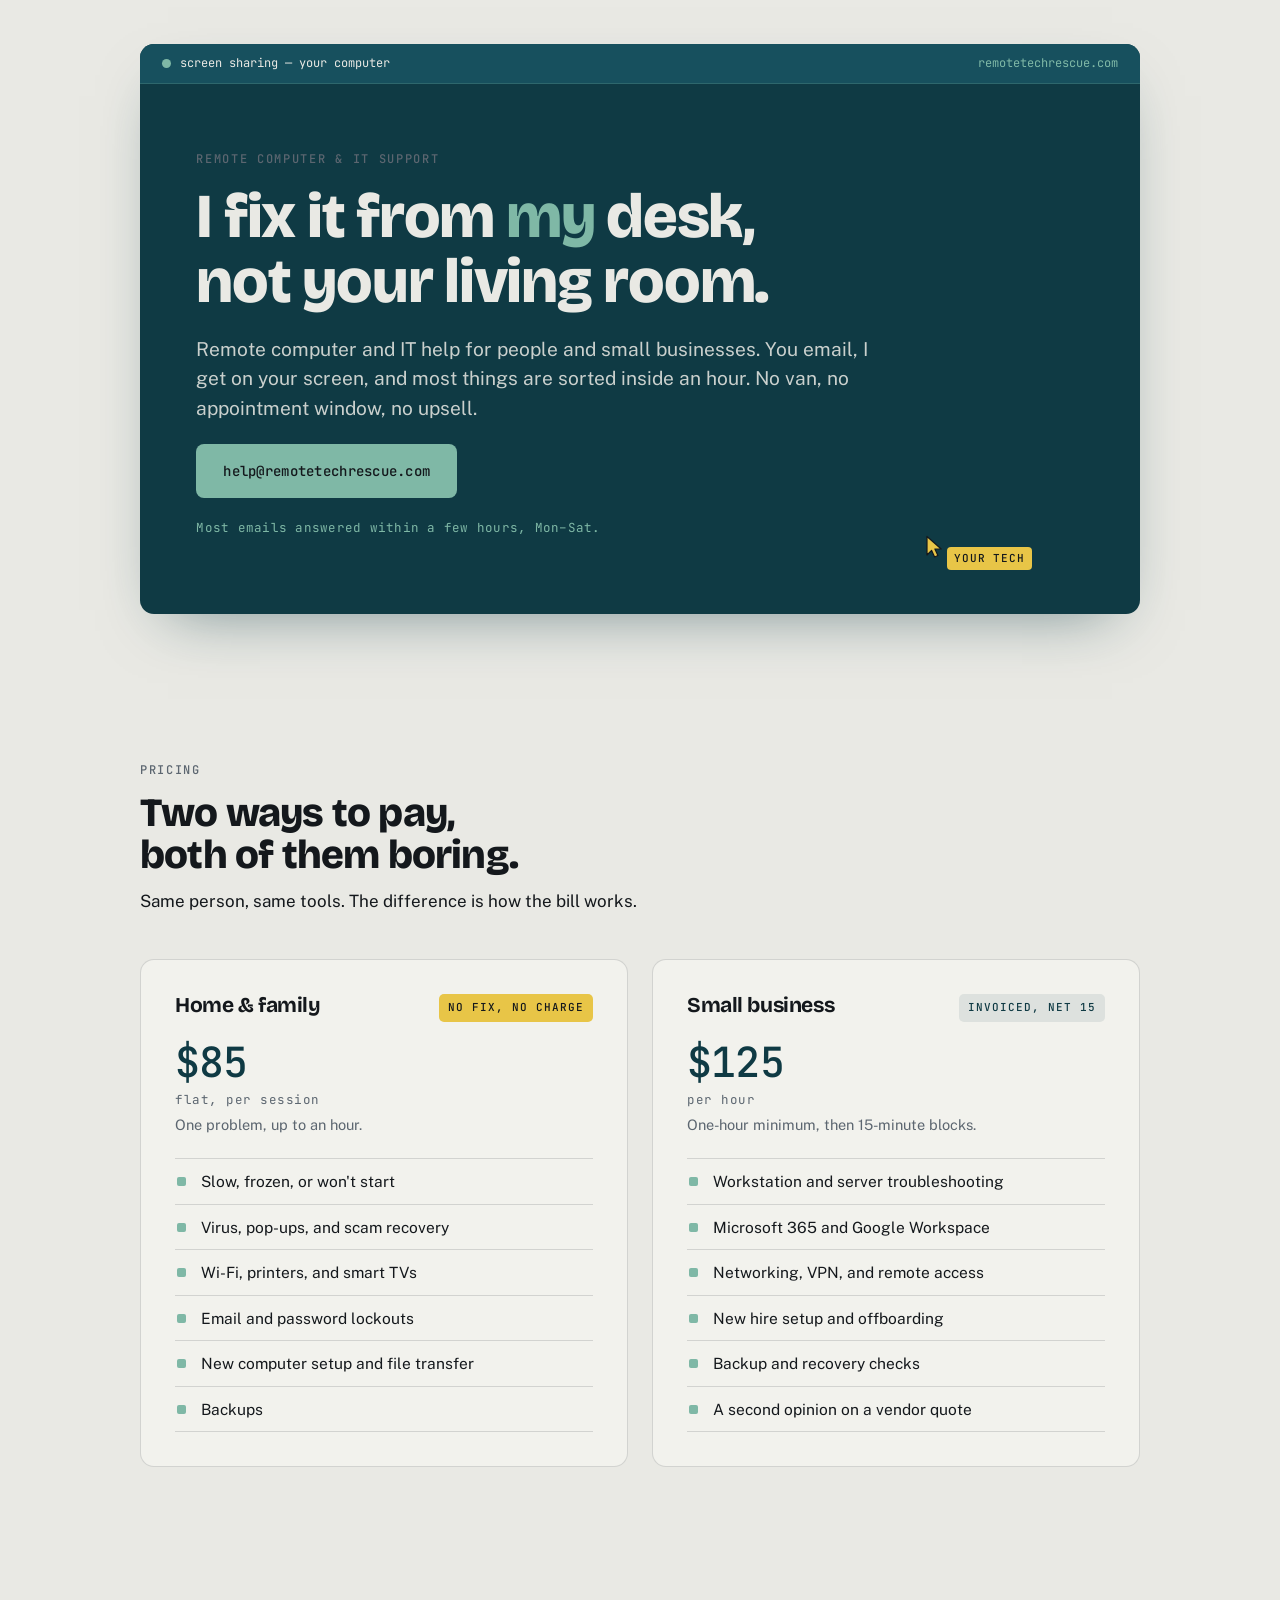
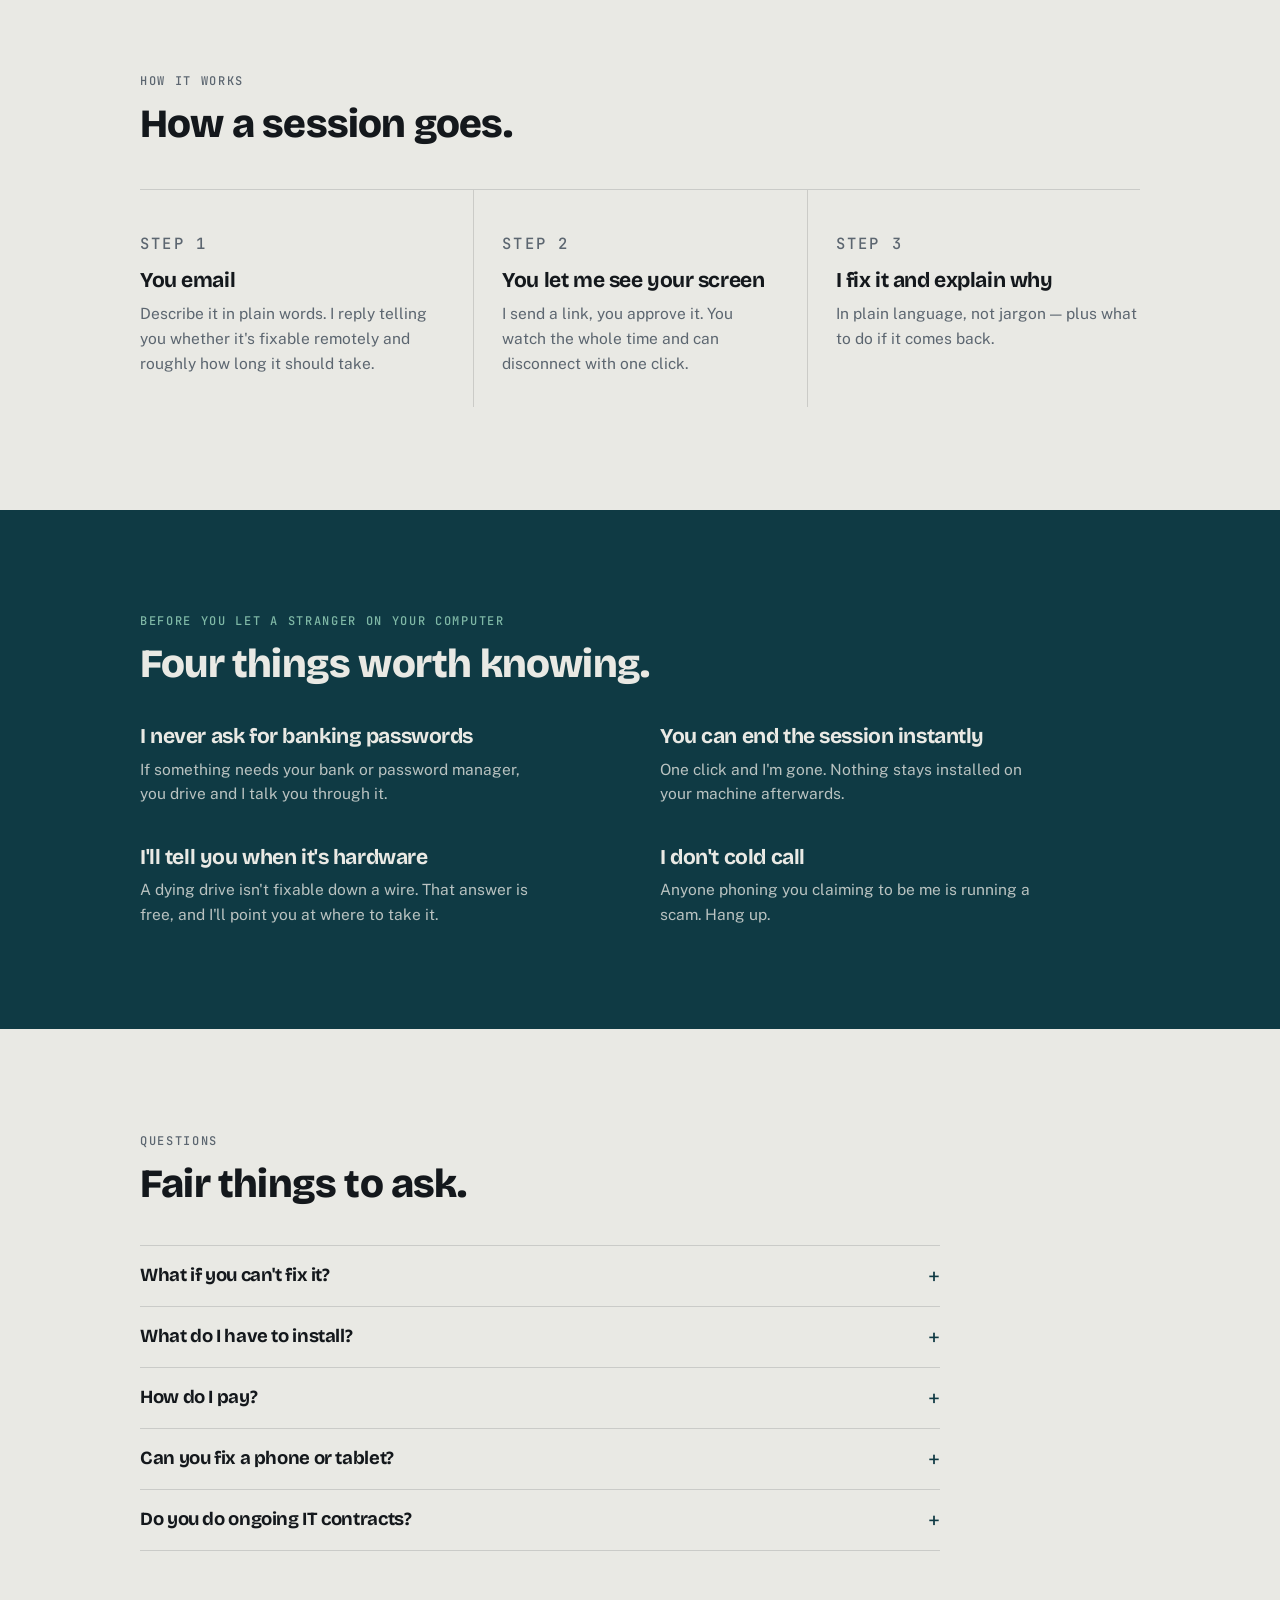
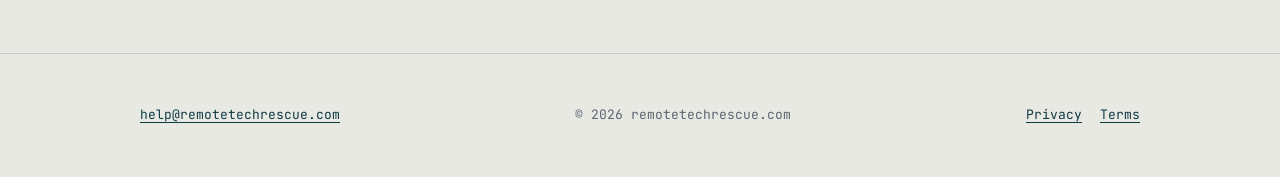
<file: index.html>
<!DOCTYPE html>
<html lang="en">
<head>
<meta charset="utf-8">
<meta name="viewport" content="width=device-width, initial-scale=1">
<title>Remote Tech Support — remote computer and IT help for homes and small businesses</title>
<meta name="description" content="Remote computer and IT support for people and small businesses. You email, I get on your screen, most things are sorted inside an hour. $85 flat for home sessions, $125/hour for business.">
<link rel="preconnect" href="https://fonts.googleapis.com">
<link rel="preconnect" href="https://fonts.gstatic.com" crossorigin>
<link rel="stylesheet" href="https://fonts.googleapis.com/css2?family=Bricolage+Grotesque:wght@700;800&family=JetBrains+Mono:wght@400;500&family=Public+Sans:wght@400;500;600&display=swap">
<link rel="stylesheet" href="styles.css">
</head>
<body>

<a class="skip" href="#main">Skip to content</a>

<main id="main">

  <!-- 1. Hero -->
  <section class="band band--hero" aria-labelledby="hero-title">
    <div class="wrap">
      <div class="screen">

        <div class="screen__bar">
          <span class="screen__title">
            <span class="dot" aria-hidden="true"></span>
            <span>screen sharing — your computer</span>
          </span>
          <span class="screen__host">remotetechrescue.com</span>
        </div>

        <div class="screen__body">
          <p class="eyebrow">Remote computer &amp; IT support</p>

          <h1 id="hero-title">I fix it from <em>my</em> desk, not your living room.</h1>

          <p class="lede">
            Remote computer and IT help for people and small businesses. You email,
            I get on your screen, and most things are sorted inside an hour. No van,
            no appointment window, no upsell.
          </p>

          <p>
            <a class="btn" href="mailto:help@remotetechrescue.com?subject=Help%20with%20my%20computer">
              help@remotetechrescue.com
            </a>
          </p>

          <p class="mono hero__note">Most emails answered within a few hours, Mon–Sat.</p>

          <div class="cursor" aria-hidden="true">
            <svg width="20" height="24" viewBox="0 0 20 24" fill="none" xmlns="http://www.w3.org/2000/svg">
              <path d="M2 1.5 L2 20 L6.6 15.4 L9.6 22 L12.9 20.5 L9.9 14 L16.2 14 Z"
                    fill="#E8C547" stroke="#14181C" stroke-width="1.2" stroke-linejoin="round"/>
            </svg>
            <span class="cursor__name">YOUR TECH</span>
          </div>
        </div>

      </div>
    </div>
  </section>

  <!-- 2. Pricing -->
  <section class="band" aria-labelledby="pricing-title">
    <div class="wrap">
      <div class="section-head">
        <p class="eyebrow">Pricing</p>
        <h2 id="pricing-title">Two ways to pay, both of them boring.</h2>
        <p>Same person, same tools. The difference is how the bill works.</p>
      </div>

      <div class="cards">

        <article class="card">
          <div class="card__top">
            <h3>Home &amp; family</h3>
            <span class="chip chip--signal">No fix, no charge</span>
          </div>
          <p class="price">$85 <span>flat, per session</span></p>
          <p class="card__note">One problem, up to an hour.</p>
          <ul>
            <li>Slow, frozen, or won't start</li>
            <li>Virus, pop-ups, and scam recovery</li>
            <li>Wi-Fi, printers, and smart TVs</li>
            <li>Email and password lockouts</li>
            <li>New computer setup and file transfer</li>
            <li>Backups</li>
          </ul>
        </article>

        <article class="card">
          <div class="card__top">
            <h3>Small business</h3>
            <span class="chip">Invoiced, net 15</span>
          </div>
          <p class="price">$125 <span>per hour</span></p>
          <p class="card__note">One-hour minimum, then 15-minute blocks.</p>
          <ul>
            <li>Workstation and server troubleshooting</li>
            <li>Microsoft 365 and Google Workspace</li>
            <li>Networking, VPN, and remote access</li>
            <li>New hire setup and offboarding</li>
            <li>Backup and recovery checks</li>
            <li>A second opinion on a vendor quote</li>
          </ul>
        </article>

      </div>
    </div>
  </section>

  <!-- 3. How a session goes -->
  <section class="band" aria-labelledby="process-title">
    <div class="wrap">
      <div class="section-head">
        <p class="eyebrow">How it works</p>
        <h2 id="process-title">How a session goes.</h2>
      </div>

      <div class="steps">

        <div class="step">
          <p class="step__marker mono">STEP 1</p>
          <h3>You email</h3>
          <p>
            Describe it in plain words. I reply telling you whether it's fixable
            remotely and roughly how long it should take.
          </p>
        </div>

        <div class="step">
          <p class="step__marker mono">STEP 2</p>
          <h3>You let me see your screen</h3>
          <p>
            I send a link, you approve it. You watch the whole time and can
            disconnect with one click.
          </p>
        </div>

        <div class="step">
          <p class="step__marker mono">STEP 3</p>
          <h3>I fix it and explain why</h3>
          <p>
            In plain language, not jargon — plus what to do if it comes back.
          </p>
        </div>

      </div>
    </div>
  </section>

  <!-- 4. Trust band -->
  <section class="band band--dark" aria-labelledby="trust-title">
    <div class="wrap">
      <div class="section-head">
        <p class="eyebrow">Before you let a stranger on your computer</p>
        <h2 id="trust-title">Four things worth knowing.</h2>
      </div>

      <div class="trust">

        <div class="trust__item">
          <h3>I never ask for banking passwords</h3>
          <p>If something needs your bank or password manager, you drive and I talk you through it.</p>
        </div>

        <div class="trust__item">
          <h3>You can end the session instantly</h3>
          <p>One click and I'm gone. Nothing stays installed on your machine afterwards.</p>
        </div>

        <div class="trust__item">
          <h3>I'll tell you when it's hardware</h3>
          <p>A dying drive isn't fixable down a wire. That answer is free, and I'll point you at where to take it.</p>
        </div>

        <div class="trust__item">
          <h3>I don't cold call</h3>
          <p>Anyone phoning you claiming to be me is running a scam. Hang up.</p>
        </div>

      </div>
    </div>
  </section>

  <!-- 5. FAQ -->
  <section class="band" aria-labelledby="faq-title">
    <div class="wrap">
      <div class="section-head">
        <p class="eyebrow">Questions</p>
        <h2 id="faq-title">Fair things to ask.</h2>
      </div>

      <div class="faq">

        <details>
          <summary><h3>What if you can't fix it?</h3></summary>
          <p>
            Home sessions are no fix, no charge — if the problem isn't solved, you don't pay.
            I'll still tell you what's wrong and what your options are.
          </p>
        </details>

        <details>
          <summary><h3>What do I have to install?</h3></summary>
          <p>
            A small screen sharing tool that runs once and removes itself when we're done.
            You approve the connection, and you can close it at any point.
          </p>
        </details>

        <details>
          <summary><h3>How do I pay?</h3></summary>
          <p>
            Home sessions: card or bank transfer at the end, once it's working.
            Businesses are invoiced on net 15 terms.
          </p>
        </details>

        <details>
          <summary><h3>Can you fix a phone or tablet?</h3></summary>
          <p>
            Sometimes. I can't take over the screen the way I can on a computer, so it's
            more of a guided walk-through — email settings, backups, accounts. Email me and
            I'll say honestly whether it's worth your money.
          </p>
        </details>

        <details>
          <summary><h3>Do you do ongoing IT contracts?</h3></summary>
          <p>
            No. This is per-session work, not a retainer, and there's no monitoring or
            on-call cover behind it. If you need that, you want a managed service provider
            — happy to tell you what to look for in one.
          </p>
        </details>

      </div>
    </div>
  </section>

</main>

<footer class="footer">
  <div class="wrap footer__inner">
    <p><a href="mailto:help@remotetechrescue.com">help@remotetechrescue.com</a></p>
    <p>© <span id="year">2026</span> remotetechrescue.com</p>
    <p class="footer__links">
      <a href="/privacy">Privacy</a>
      <a href="/terms">Terms</a>
    </p>
  </div>
</footer>

<script>
  document.getElementById('year').textContent = new Date().getFullYear();
</script>

</body>
</html>
</file>
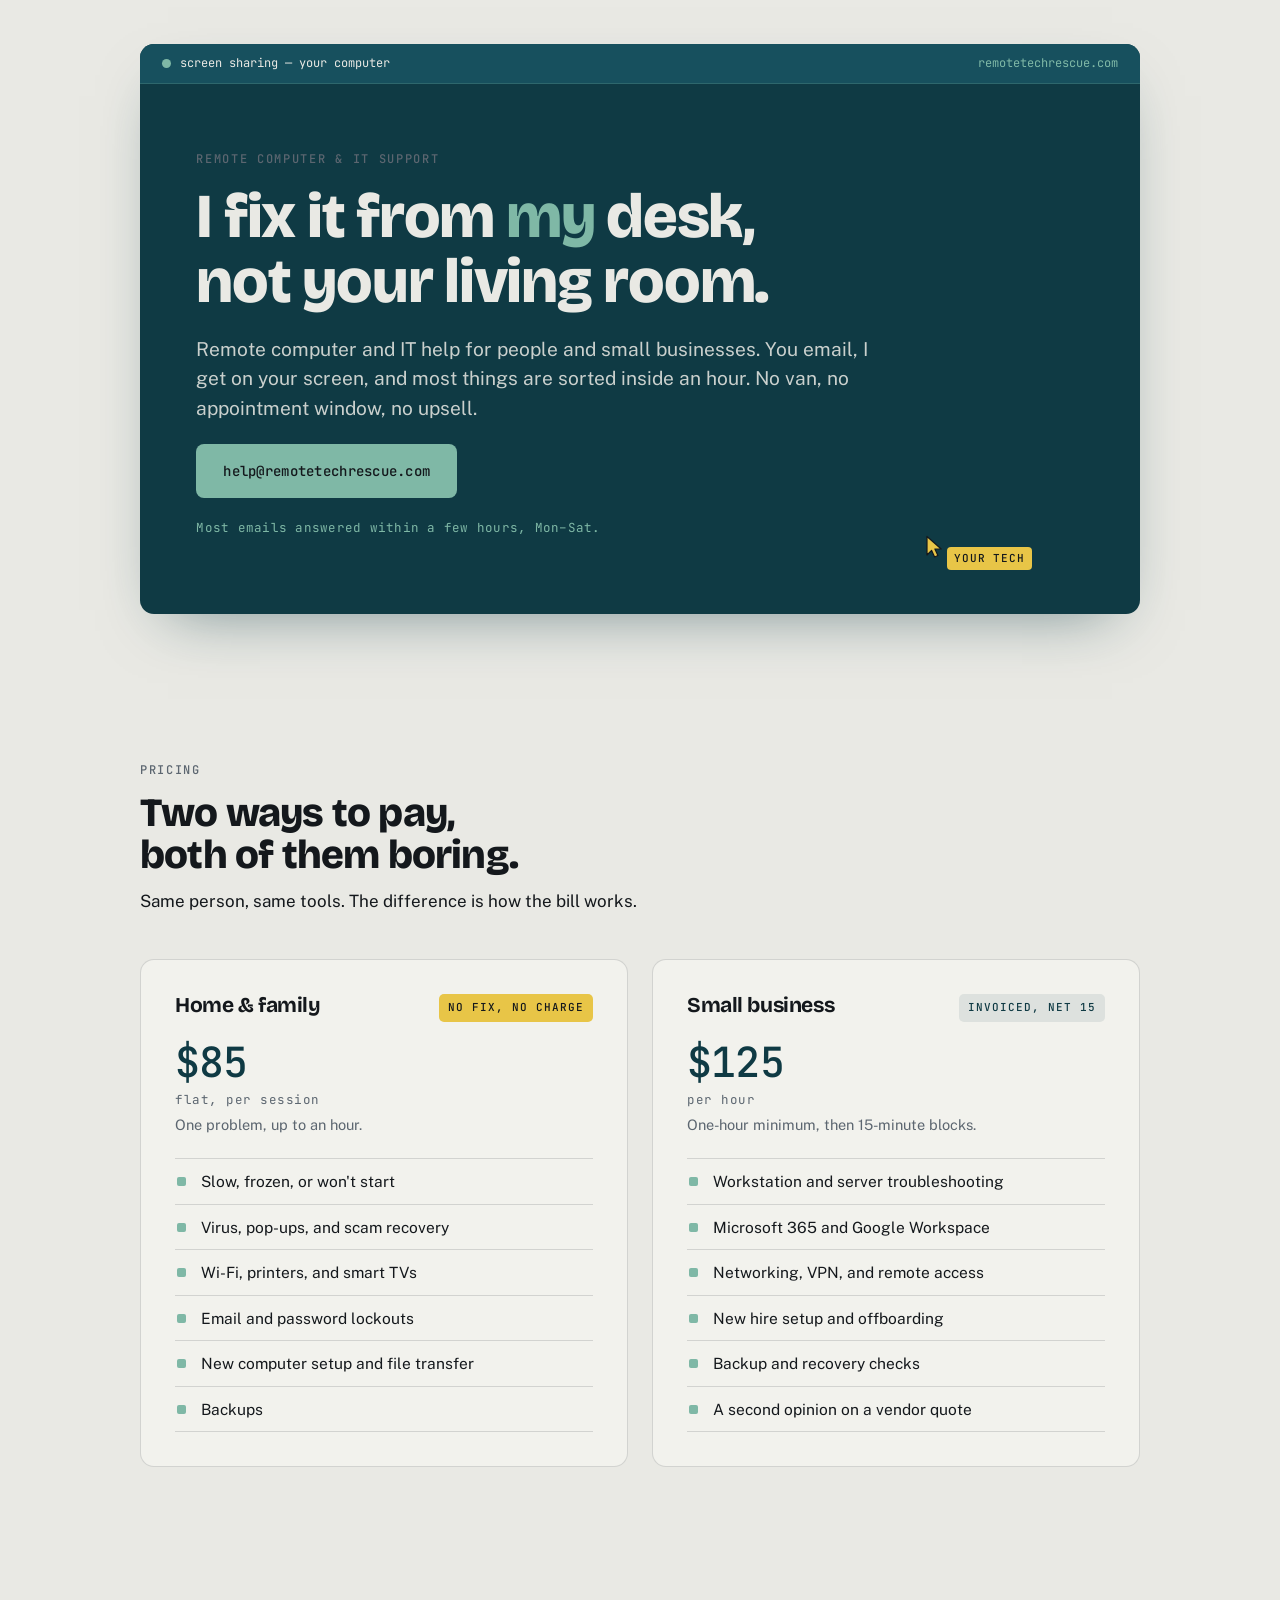
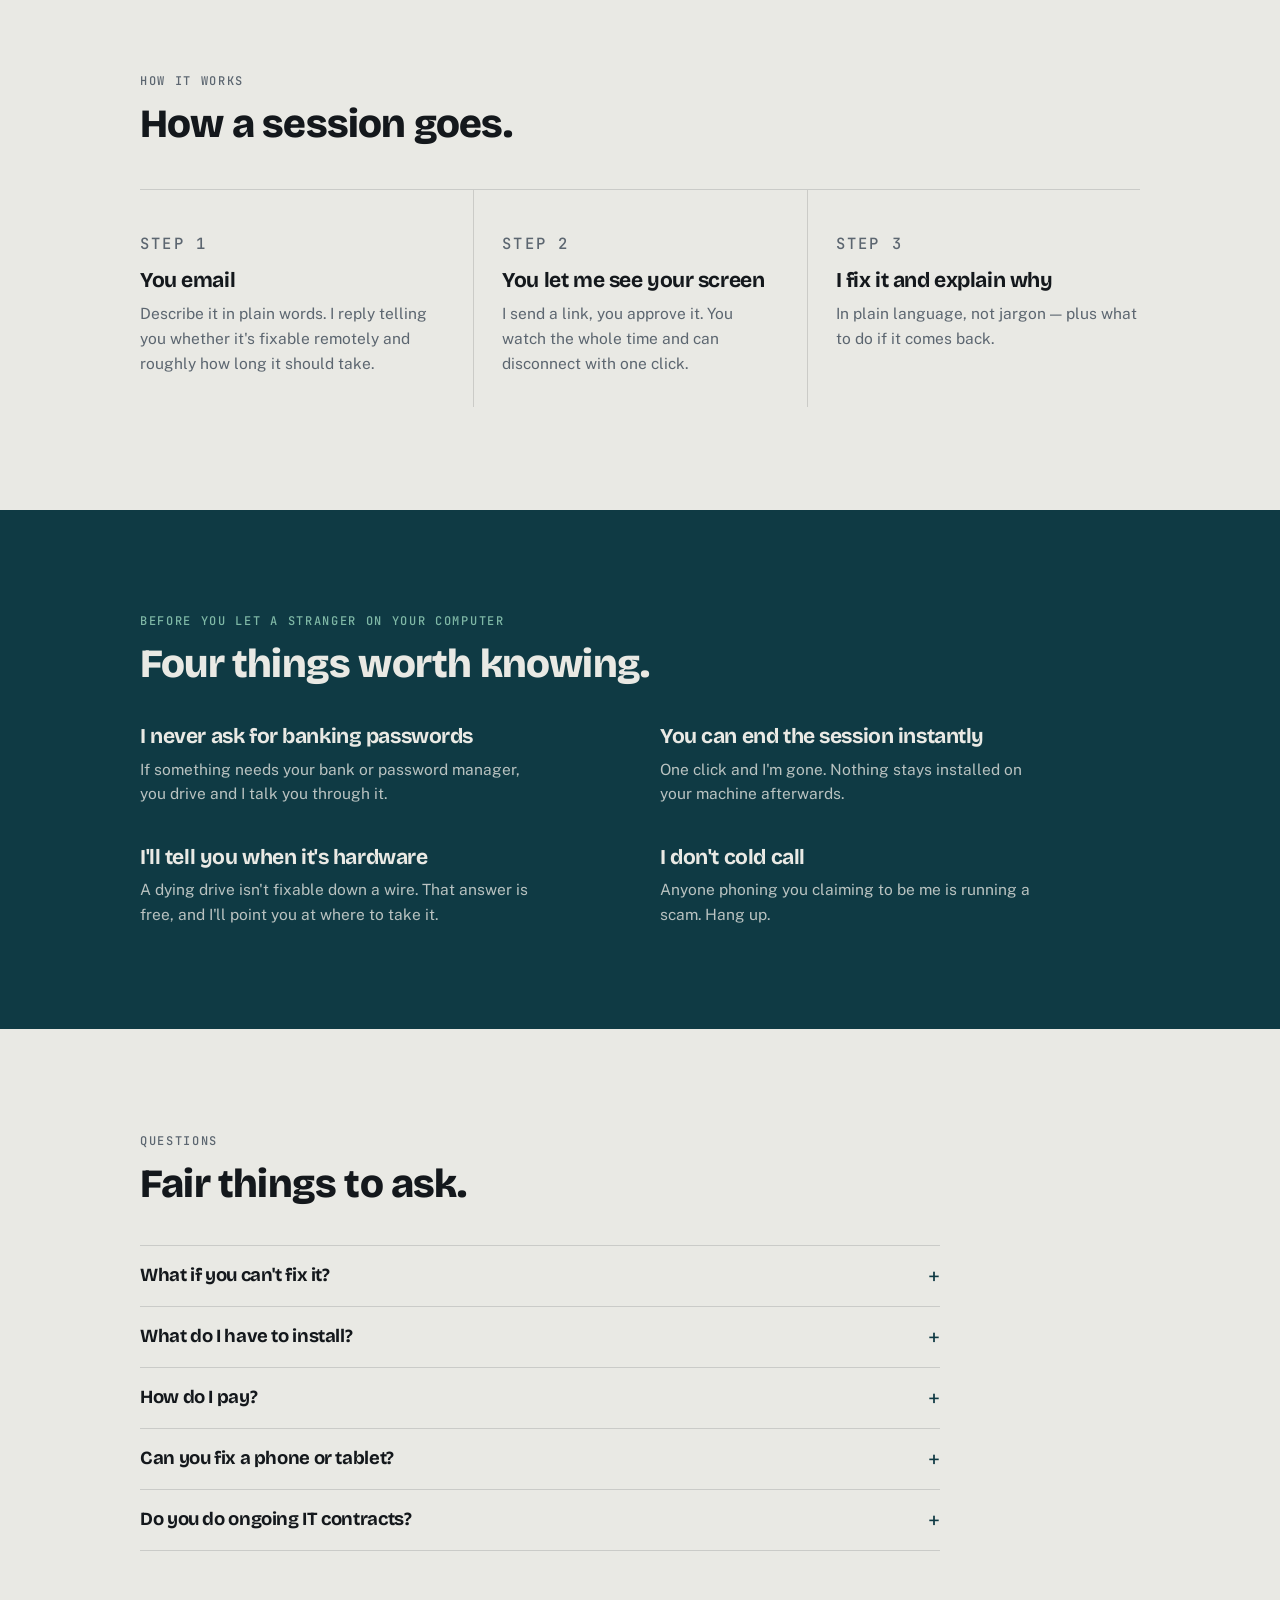
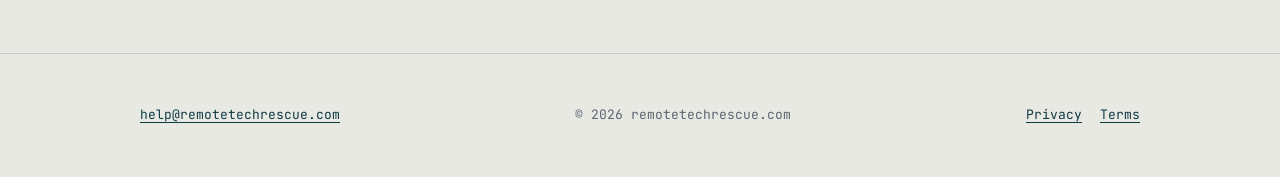
<file: public/index.html>
<!DOCTYPE html>
<html lang="en">
<head>
<meta charset="utf-8">
<meta name="viewport" content="width=device-width, initial-scale=1">
<title>Remote Tech Support — remote computer and IT help for homes and small businesses</title>
<meta name="description" content="Remote computer and IT support for people and small businesses. You email, I get on your screen, most things are sorted inside an hour. $85 flat for home sessions, $125/hour for business.">
<link rel="icon" href="/favicon.svg" type="image/svg+xml">
<link rel="icon" href="/favicon.ico" sizes="32x32">
<link rel="apple-touch-icon" href="/apple-touch-icon.png">
<meta name="theme-color" content="#0F3A44">
<link rel="preconnect" href="https://fonts.googleapis.com">
<link rel="preconnect" href="https://fonts.gstatic.com" crossorigin>
<link rel="stylesheet" href="https://fonts.googleapis.com/css2?family=Bricolage+Grotesque:wght@700;800&family=JetBrains+Mono:wght@400;500&family=Public+Sans:wght@400;500;600&display=swap">
<link rel="stylesheet" href="styles.css">
</head>
<body>

<a class="skip" href="#main">Skip to content</a>

<main id="main">

  <!-- 1. Hero -->
  <section class="band band--hero" aria-labelledby="hero-title">
    <div class="wrap">
      <div class="screen">

        <div class="screen__bar">
          <span class="screen__title">
            <span class="dot" aria-hidden="true"></span>
            <span>screen sharing — your computer</span>
          </span>
          <span class="screen__host">remotetechrescue.com</span>
        </div>

        <div class="screen__body">
          <p class="eyebrow">Remote computer &amp; IT support</p>

          <h1 id="hero-title">I fix it from <em>my</em> desk, not your living room.</h1>

          <p class="lede">
            Remote computer and IT help for people and small businesses. You email,
            I get on your screen, and most things are sorted inside an hour. No van,
            no appointment window, no upsell.
          </p>

          <p>
            <a class="btn" href="mailto:help@remotetechrescue.com?subject=Help%20with%20my%20computer">
              help@remotetechrescue.com
            </a>
          </p>

          <p class="mono hero__note">Most emails answered within a few hours, Mon–Sat.</p>

          <div class="cursor" aria-hidden="true">
            <svg width="20" height="24" viewBox="0 0 20 24" fill="none" xmlns="http://www.w3.org/2000/svg">
              <path d="M2 1.5 L2 20 L6.6 15.4 L9.6 22 L12.9 20.5 L9.9 14 L16.2 14 Z"
                    fill="#E8C547" stroke="#14181C" stroke-width="1.2" stroke-linejoin="round"/>
            </svg>
            <span class="cursor__name">YOUR TECH</span>
          </div>
        </div>

      </div>
    </div>
  </section>

  <!-- 2. Pricing -->
  <section class="band" aria-labelledby="pricing-title">
    <div class="wrap">
      <div class="section-head">
        <p class="eyebrow">Pricing</p>
        <h2 id="pricing-title">Two ways to pay, both of them boring.</h2>
        <p>Same person, same tools. The difference is how the bill works.</p>
      </div>

      <div class="cards">

        <article class="card">
          <div class="card__top">
            <h3>Home &amp; family</h3>
            <span class="chip chip--signal">No fix, no charge</span>
          </div>
          <p class="price">$85 <span>flat, per session</span></p>
          <p class="card__note">One problem, up to an hour.</p>
          <ul>
            <li>Slow, frozen, or won't start</li>
            <li>Virus, pop-ups, and scam recovery</li>
            <li>Wi-Fi, printers, and smart TVs</li>
            <li>Email and password lockouts</li>
            <li>New computer setup and file transfer</li>
            <li>Backups</li>
          </ul>
        </article>

        <article class="card">
          <div class="card__top">
            <h3>Small business</h3>
            <span class="chip">Invoiced, net 15</span>
          </div>
          <p class="price">$125 <span>per hour</span></p>
          <p class="card__note">One-hour minimum, then 15-minute blocks.</p>
          <ul>
            <li>Workstation and server troubleshooting</li>
            <li>Microsoft 365 and Google Workspace</li>
            <li>Networking, VPN, and remote access</li>
            <li>New hire setup and offboarding</li>
            <li>Backup and recovery checks</li>
            <li>A second opinion on a vendor quote</li>
          </ul>
        </article>

      </div>
    </div>
  </section>

  <!-- 3. How a session goes -->
  <section class="band" aria-labelledby="process-title">
    <div class="wrap">
      <div class="section-head">
        <p class="eyebrow">How it works</p>
        <h2 id="process-title">How a session goes.</h2>
      </div>

      <div class="steps">

        <div class="step">
          <p class="step__marker mono">STEP 1</p>
          <h3>You email</h3>
          <p>
            Describe it in plain words. I reply telling you whether it's fixable
            remotely and roughly how long it should take.
          </p>
        </div>

        <div class="step">
          <p class="step__marker mono">STEP 2</p>
          <h3>You let me see your screen</h3>
          <p>
            I send a link, you approve it. You watch the whole time and can
            disconnect with one click.
          </p>
        </div>

        <div class="step">
          <p class="step__marker mono">STEP 3</p>
          <h3>I fix it and explain why</h3>
          <p>
            In plain language, not jargon — plus what to do if it comes back.
          </p>
        </div>

      </div>
    </div>
  </section>

  <!-- 4. Trust band -->
  <section class="band band--dark" aria-labelledby="trust-title">
    <div class="wrap">
      <div class="section-head">
        <p class="eyebrow">Before you let a stranger on your computer</p>
        <h2 id="trust-title">Four things worth knowing.</h2>
      </div>

      <div class="trust">

        <div class="trust__item">
          <h3>I never ask for banking passwords</h3>
          <p>If something needs your bank or password manager, you drive and I talk you through it.</p>
        </div>

        <div class="trust__item">
          <h3>You can end the session instantly</h3>
          <p>One click and I'm gone. Nothing stays installed on your machine afterwards.</p>
        </div>

        <div class="trust__item">
          <h3>I'll tell you when it's hardware</h3>
          <p>A dying drive isn't fixable down a wire. That answer is free, and I'll point you at where to take it.</p>
        </div>

        <div class="trust__item">
          <h3>I don't cold call</h3>
          <p>Anyone phoning you claiming to be me is running a scam. Hang up.</p>
        </div>

      </div>
    </div>
  </section>

  <!-- 5. FAQ -->
  <section class="band" aria-labelledby="faq-title">
    <div class="wrap">
      <div class="section-head">
        <p class="eyebrow">Questions</p>
        <h2 id="faq-title">Fair things to ask.</h2>
      </div>

      <div class="faq">

        <details>
          <summary><h3>What if you can't fix it?</h3></summary>
          <p>
            Home sessions are no fix, no charge — if the problem isn't solved, you don't pay.
            I'll still tell you what's wrong and what your options are.
          </p>
        </details>

        <details>
          <summary><h3>What do I have to install?</h3></summary>
          <p>
            A small screen sharing tool that runs once and removes itself when we're done.
            You approve the connection, and you can close it at any point.
          </p>
        </details>

        <details>
          <summary><h3>How do I pay?</h3></summary>
          <p>
            Home sessions: card or bank transfer at the end, once it's working.
            Businesses are invoiced on net 15 terms.
          </p>
        </details>

        <details>
          <summary><h3>Can you fix a phone or tablet?</h3></summary>
          <p>
            Sometimes. I can't take over the screen the way I can on a computer, so it's
            more of a guided walk-through — email settings, backups, accounts. Email me and
            I'll say honestly whether it's worth your money.
          </p>
        </details>

        <details>
          <summary><h3>Do you do ongoing IT contracts?</h3></summary>
          <p>
            No. This is per-session work, not a retainer, and there's no monitoring or
            on-call cover behind it. If you need that, you want a managed service provider
            — happy to tell you what to look for in one.
          </p>
        </details>

      </div>
    </div>
  </section>

</main>

<footer class="footer">
  <div class="wrap footer__inner">
    <p><a href="mailto:help@remotetechrescue.com">help@remotetechrescue.com</a></p>
    <p>© <span id="year">2026</span> remotetechrescue.com</p>
    <p class="footer__links">
      <a href="/privacy">Privacy</a>
      <a href="/terms">Terms</a>
    </p>
  </div>
</footer>

<script>
  document.getElementById('year').textContent = new Date().getFullYear();
</script>

</body>
</html>
</file>
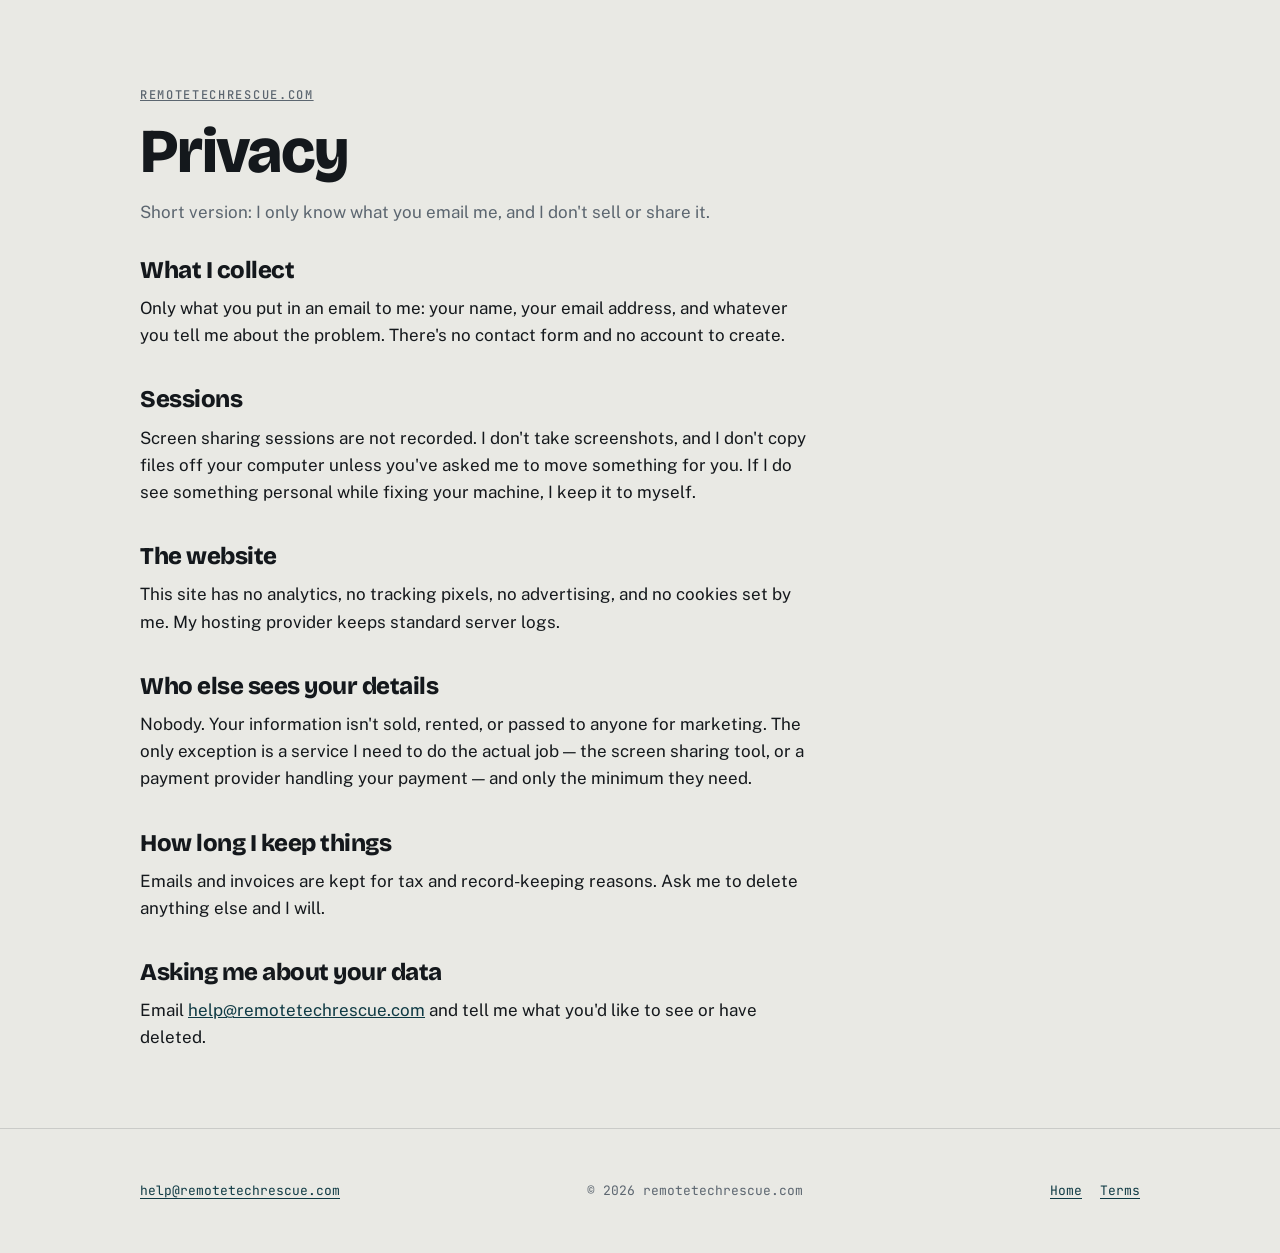
<file: privacy.html>
<!DOCTYPE html>
<html lang="en">
<head>
<meta charset="utf-8">
<meta name="viewport" content="width=device-width, initial-scale=1">
<title>Privacy — remotetechrescue.com</title>
<meta name="description" content="What remotetechrescue.com collects and what it doesn't: no analytics, no recorded sessions, nothing sold.">
<link rel="preconnect" href="https://fonts.googleapis.com">
<link rel="preconnect" href="https://fonts.gstatic.com" crossorigin>
<link rel="stylesheet" href="https://fonts.googleapis.com/css2?family=Bricolage+Grotesque:wght@700;800&family=JetBrains+Mono:wght@400;500&family=Public+Sans:wght@400;500;600&display=swap">
<link rel="stylesheet" href="styles.css">
</head>
<body>

<a class="skip" href="#main">Skip to content</a>

<main id="main">

  <header class="wrap pagehead">
    <p class="eyebrow"><a href="/">remotetechrescue.com</a></p>
    <h1>Privacy</h1>
    <p>Short version: I only know what you email me, and I don't sell or share it.</p>
  </header>

  <div class="wrap">
   <div class="prose">

    <h2>What I collect</h2>
    <p>
      Only what you put in an email to me: your name, your email address, and whatever
      you tell me about the problem. There's no contact form and no account to create.
    </p>

    <h2>Sessions</h2>
    <p>
      Screen sharing sessions are not recorded. I don't take screenshots, and I don't
      copy files off your computer unless you've asked me to move something for you.
      If I do see something personal while fixing your machine, I keep it to myself.
    </p>

    <h2>The website</h2>
    <p>
      This site has no analytics, no tracking pixels, no advertising, and no cookies
      set by me. My hosting provider keeps standard server logs.
    </p>

    <h2>Who else sees your details</h2>
    <p>
      Nobody. Your information isn't sold, rented, or passed to anyone for marketing.
      The only exception is a service I need to do the actual job — the screen sharing
      tool, or a payment provider handling your payment — and only the minimum they need.
    </p>

    <h2>How long I keep things</h2>
    <p>
      Emails and invoices are kept for tax and record-keeping reasons. Ask me to delete
      anything else and I will.
    </p>

    <h2>Asking me about your data</h2>
    <p>
      Email <a href="mailto:help@remotetechrescue.com">help@remotetechrescue.com</a>
      and tell me what you'd like to see or have deleted.
    </p>

   </div>
  </div>

</main>

<footer class="footer">
  <div class="wrap footer__inner">
    <p><a href="mailto:help@remotetechrescue.com">help@remotetechrescue.com</a></p>
    <p>© <span id="year">2026</span> remotetechrescue.com</p>
    <p class="footer__links">
      <a href="/">Home</a>
      <a href="/terms">Terms</a>
    </p>
  </div>
</footer>

<script>
  document.getElementById('year').textContent = new Date().getFullYear();
</script>

</body>
</html>
</file>
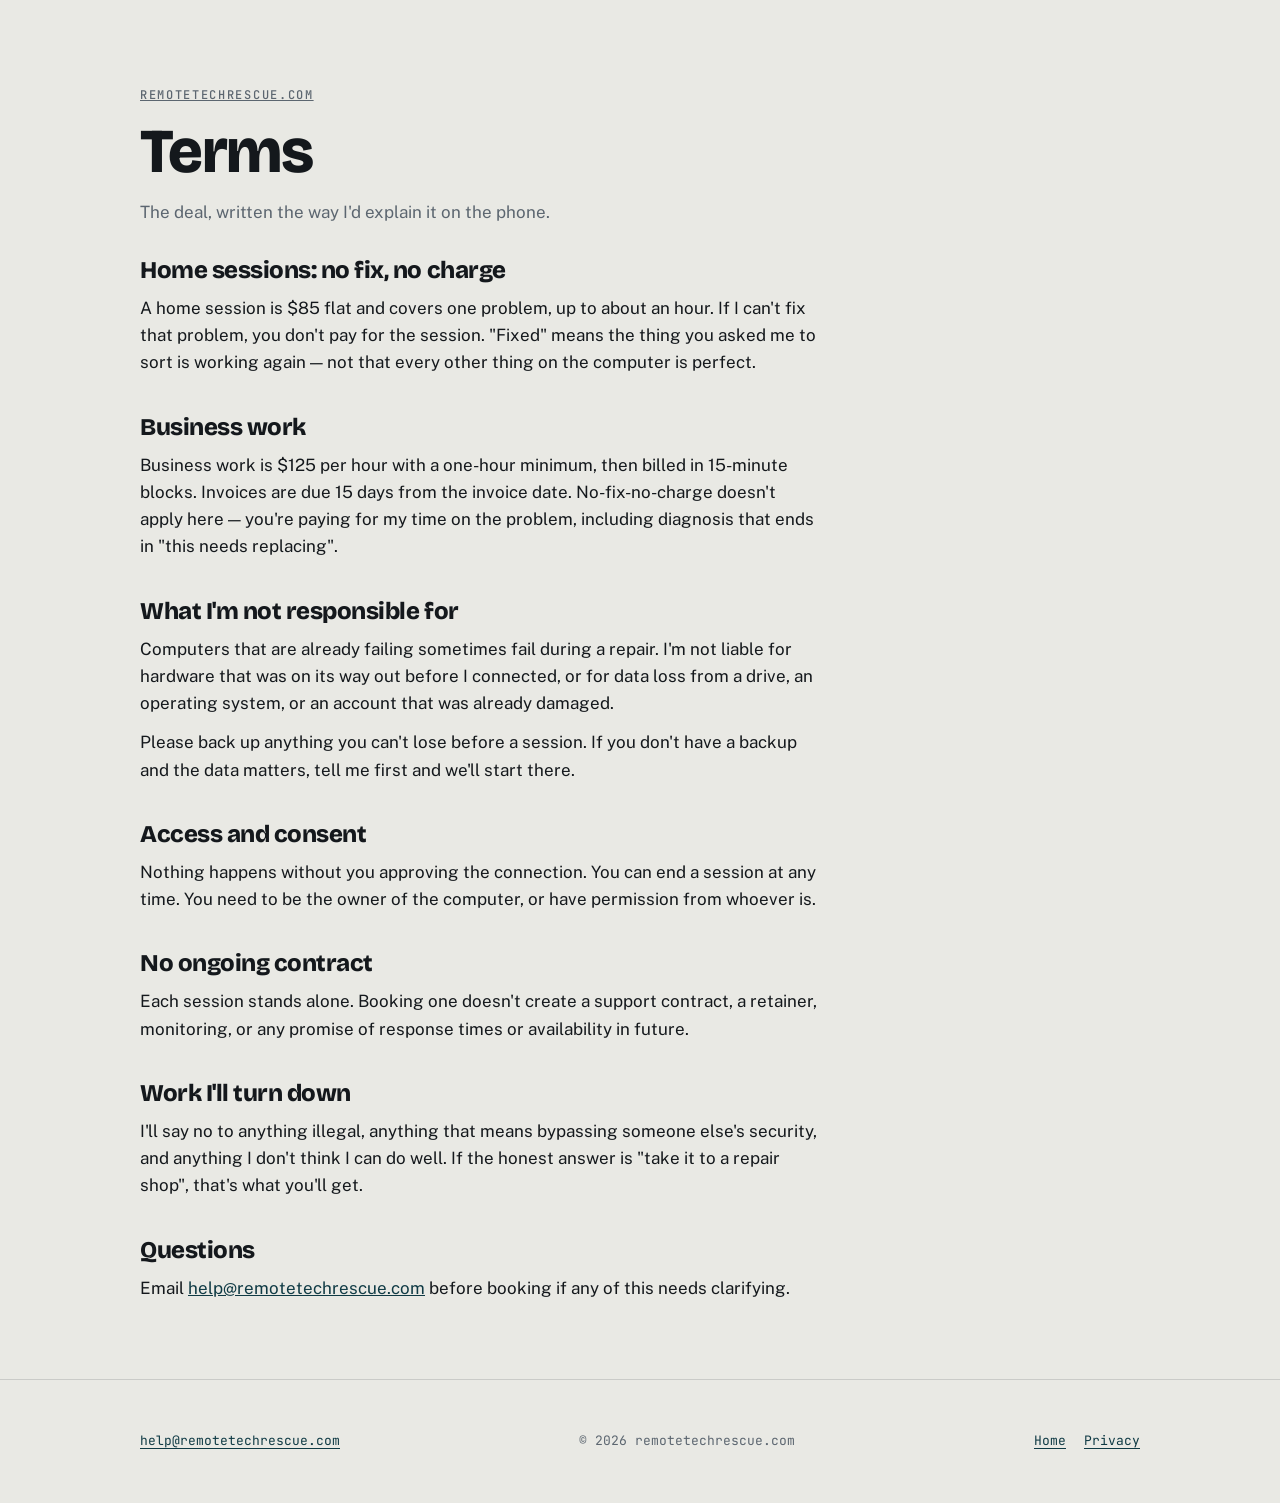
<file: terms.html>
<!DOCTYPE html>
<html lang="en">
<head>
<meta charset="utf-8">
<meta name="viewport" content="width=device-width, initial-scale=1">
<title>Terms — remotetechrescue.com</title>
<meta name="description" content="Plain terms for remote support sessions: no fix no charge on home sessions, business work invoiced net 15, and what I'm not responsible for.">
<link rel="preconnect" href="https://fonts.googleapis.com">
<link rel="preconnect" href="https://fonts.gstatic.com" crossorigin>
<link rel="stylesheet" href="https://fonts.googleapis.com/css2?family=Bricolage+Grotesque:wght@700;800&family=JetBrains+Mono:wght@400;500&family=Public+Sans:wght@400;500;600&display=swap">
<link rel="stylesheet" href="styles.css">
</head>
<body>

<a class="skip" href="#main">Skip to content</a>

<main id="main">

  <header class="wrap pagehead">
    <p class="eyebrow"><a href="/">remotetechrescue.com</a></p>
    <h1>Terms</h1>
    <p>The deal, written the way I'd explain it on the phone.</p>
  </header>

  <div class="wrap">
   <div class="prose">

    <h2>Home sessions: no fix, no charge</h2>
    <p>
      A home session is $85 flat and covers one problem, up to about an hour. If I can't
      fix that problem, you don't pay for the session. "Fixed" means the thing you asked
      me to sort is working again — not that every other thing on the computer is perfect.
    </p>

    <h2>Business work</h2>
    <p>
      Business work is $125 per hour with a one-hour minimum, then billed in 15-minute
      blocks. Invoices are due 15 days from the invoice date. No-fix-no-charge doesn't
      apply here — you're paying for my time on the problem, including diagnosis that
      ends in "this needs replacing".
    </p>

    <h2>What I'm not responsible for</h2>
    <p>
      Computers that are already failing sometimes fail during a repair. I'm not liable
      for hardware that was on its way out before I connected, or for data loss from a
      drive, an operating system, or an account that was already damaged.
    </p>
    <p>
      Please back up anything you can't lose before a session. If you don't have a backup
      and the data matters, tell me first and we'll start there.
    </p>

    <h2>Access and consent</h2>
    <p>
      Nothing happens without you approving the connection. You can end a session at any
      time. You need to be the owner of the computer, or have permission from whoever is.
    </p>

    <h2>No ongoing contract</h2>
    <p>
      Each session stands alone. Booking one doesn't create a support contract, a
      retainer, monitoring, or any promise of response times or availability in future.
    </p>

    <h2>Work I'll turn down</h2>
    <p>
      I'll say no to anything illegal, anything that means bypassing someone else's
      security, and anything I don't think I can do well. If the honest answer is "take
      it to a repair shop", that's what you'll get.
    </p>

    <h2>Questions</h2>
    <p>
      Email <a href="mailto:help@remotetechrescue.com">help@remotetechrescue.com</a>
      before booking if any of this needs clarifying.
    </p>

   </div>
  </div>

</main>

<footer class="footer">
  <div class="wrap footer__inner">
    <p><a href="mailto:help@remotetechrescue.com">help@remotetechrescue.com</a></p>
    <p>© <span id="year">2026</span> remotetechrescue.com</p>
    <p class="footer__links">
      <a href="/">Home</a>
      <a href="/privacy">Privacy</a>
    </p>
  </div>
</footer>

<script>
  document.getElementById('year').textContent = new Date().getFullYear();
</script>

</body>
</html>
</file>
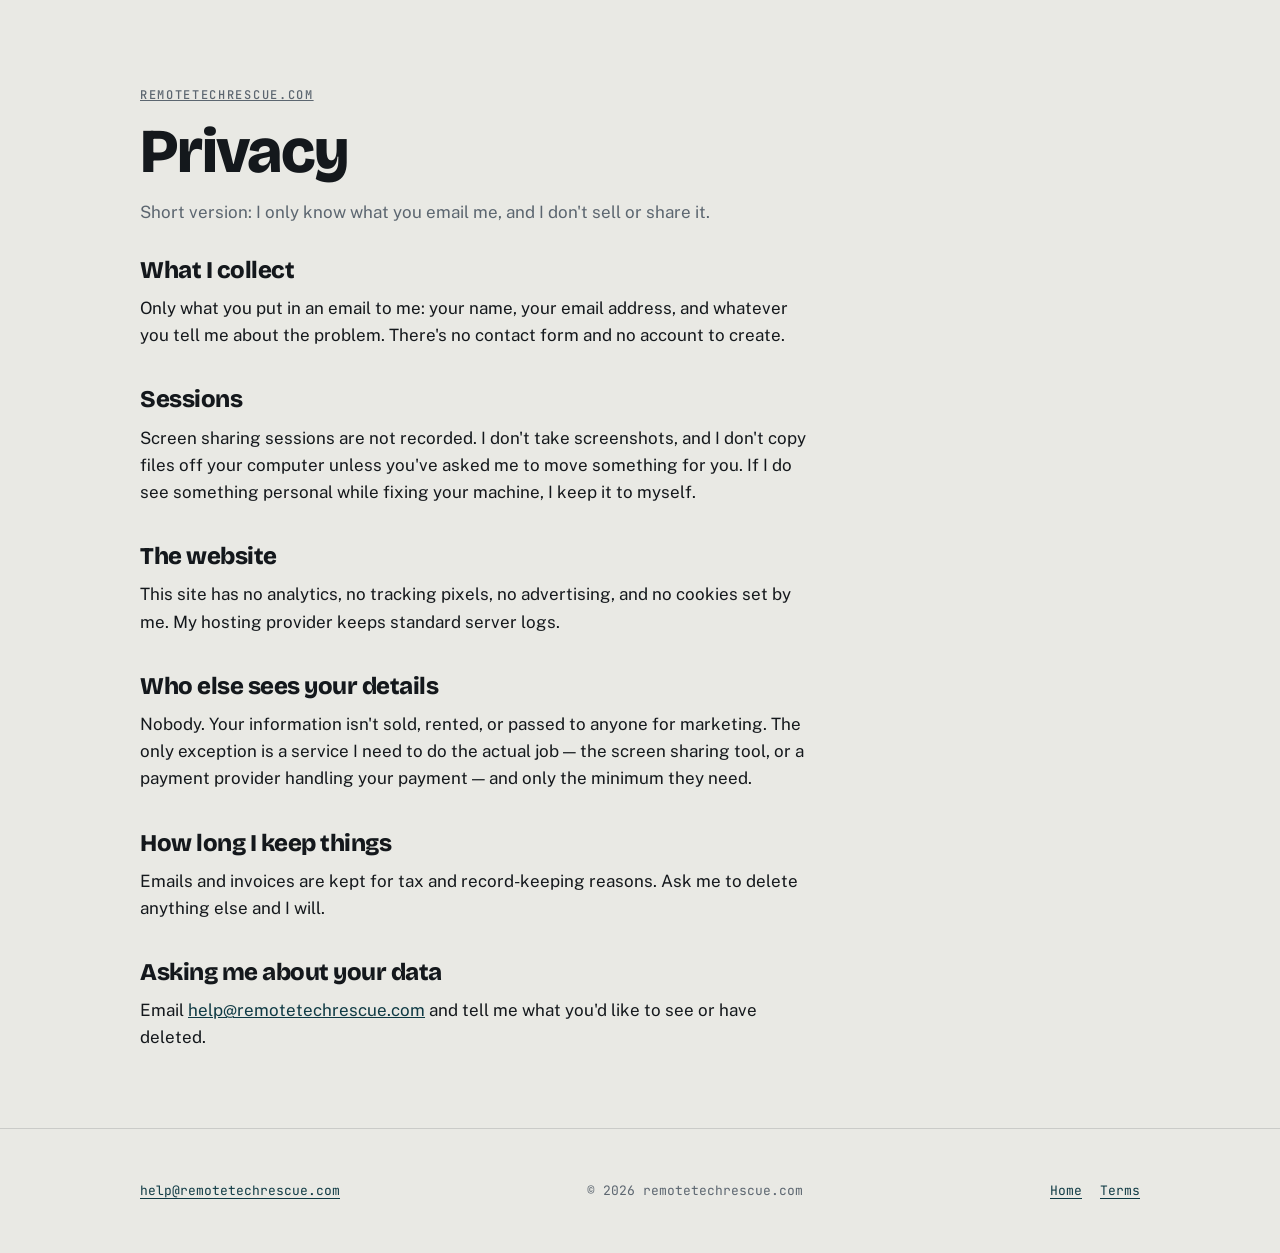
<file: public/privacy.html>
<!DOCTYPE html>
<html lang="en">
<head>
<meta charset="utf-8">
<meta name="viewport" content="width=device-width, initial-scale=1">
<title>Privacy — remotetechrescue.com</title>
<meta name="description" content="What remotetechrescue.com collects and what it doesn't: no analytics, no recorded sessions, nothing sold.">
<link rel="icon" href="/favicon.svg" type="image/svg+xml">
<link rel="icon" href="/favicon.ico" sizes="32x32">
<link rel="apple-touch-icon" href="/apple-touch-icon.png">
<meta name="theme-color" content="#0F3A44">
<link rel="preconnect" href="https://fonts.googleapis.com">
<link rel="preconnect" href="https://fonts.gstatic.com" crossorigin>
<link rel="stylesheet" href="https://fonts.googleapis.com/css2?family=Bricolage+Grotesque:wght@700;800&family=JetBrains+Mono:wght@400;500&family=Public+Sans:wght@400;500;600&display=swap">
<link rel="stylesheet" href="styles.css">
</head>
<body>

<a class="skip" href="#main">Skip to content</a>

<main id="main">

  <header class="wrap pagehead">
    <p class="eyebrow"><a href="/">remotetechrescue.com</a></p>
    <h1>Privacy</h1>
    <p>Short version: I only know what you email me, and I don't sell or share it.</p>
  </header>

  <div class="wrap">
   <div class="prose">

    <h2>What I collect</h2>
    <p>
      Only what you put in an email to me: your name, your email address, and whatever
      you tell me about the problem. There's no contact form and no account to create.
    </p>

    <h2>Sessions</h2>
    <p>
      Screen sharing sessions are not recorded. I don't take screenshots, and I don't
      copy files off your computer unless you've asked me to move something for you.
      If I do see something personal while fixing your machine, I keep it to myself.
    </p>

    <h2>The website</h2>
    <p>
      This site has no analytics, no tracking pixels, no advertising, and no cookies
      set by me. My hosting provider keeps standard server logs.
    </p>

    <h2>Who else sees your details</h2>
    <p>
      Nobody. Your information isn't sold, rented, or passed to anyone for marketing.
      The only exception is a service I need to do the actual job — the screen sharing
      tool, or a payment provider handling your payment — and only the minimum they need.
    </p>

    <h2>How long I keep things</h2>
    <p>
      Emails and invoices are kept for tax and record-keeping reasons. Ask me to delete
      anything else and I will.
    </p>

    <h2>Asking me about your data</h2>
    <p>
      Email <a href="mailto:help@remotetechrescue.com">help@remotetechrescue.com</a>
      and tell me what you'd like to see or have deleted.
    </p>

   </div>
  </div>

</main>

<footer class="footer">
  <div class="wrap footer__inner">
    <p><a href="mailto:help@remotetechrescue.com">help@remotetechrescue.com</a></p>
    <p>© <span id="year">2026</span> remotetechrescue.com</p>
    <p class="footer__links">
      <a href="/">Home</a>
      <a href="/terms">Terms</a>
    </p>
  </div>
</footer>

<script>
  document.getElementById('year').textContent = new Date().getFullYear();
</script>

</body>
</html>
</file>
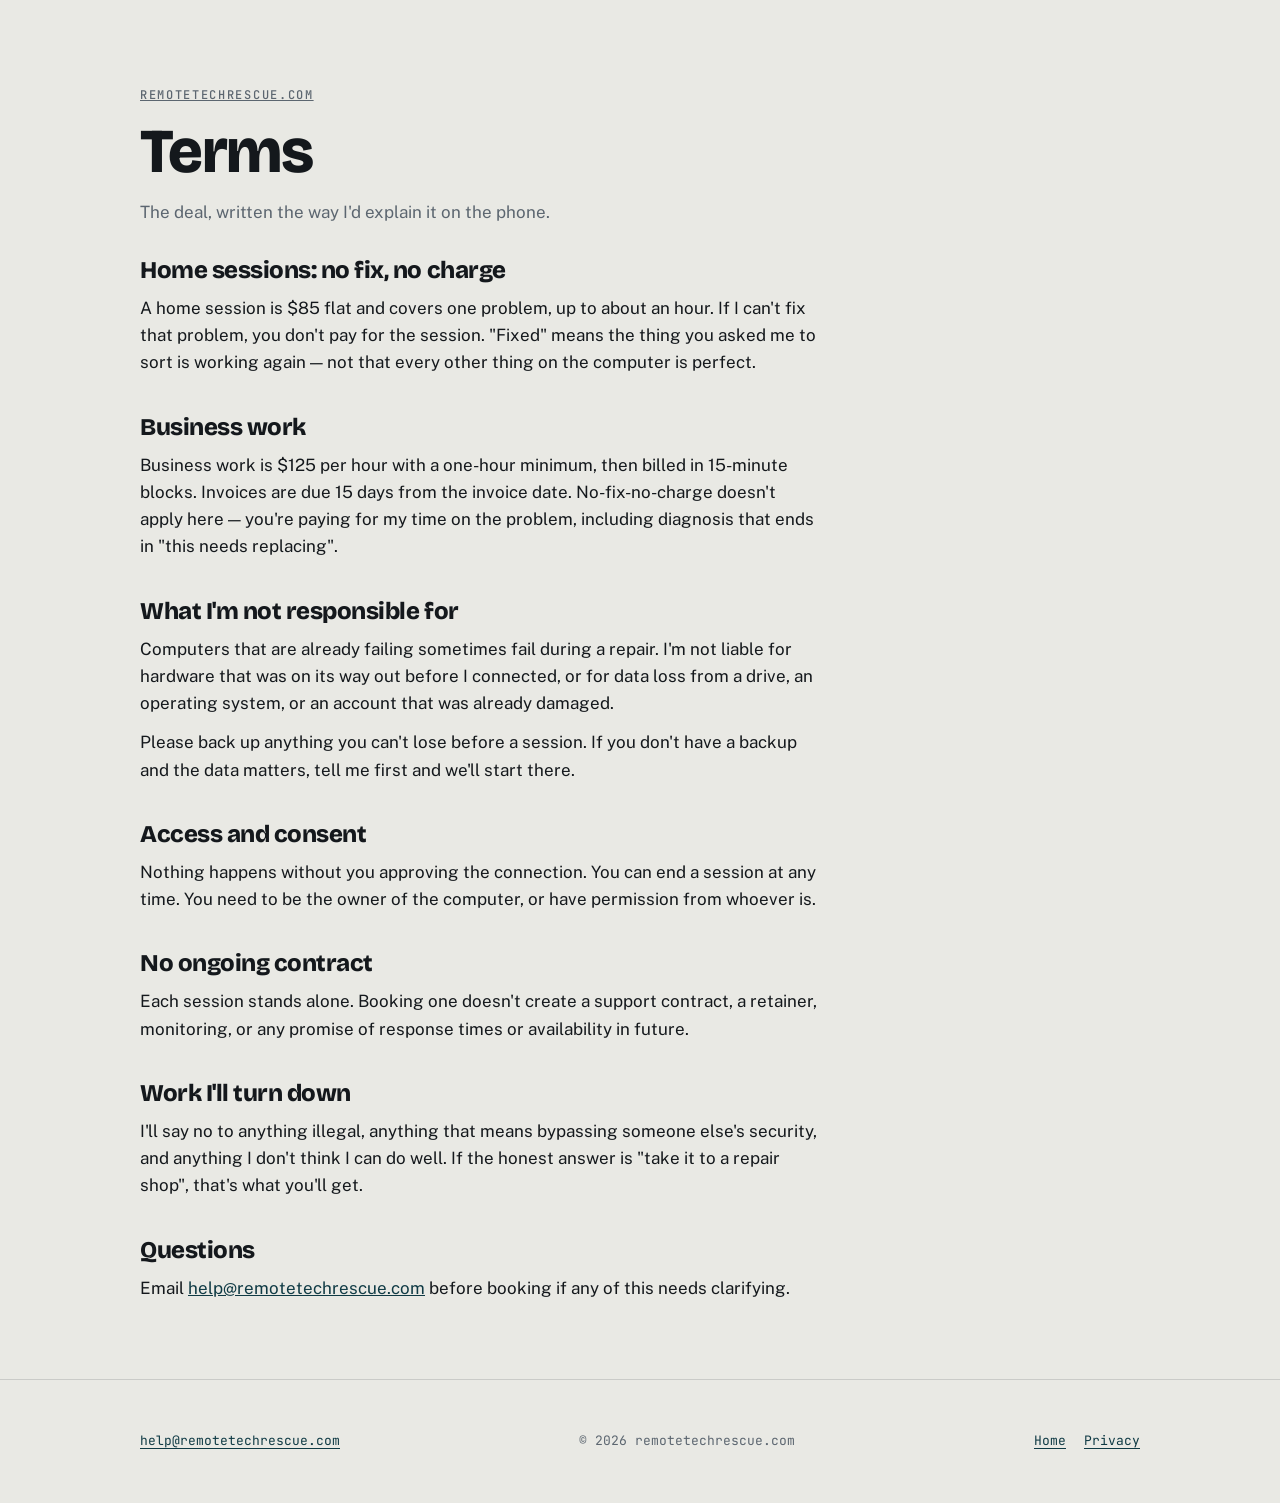
<file: public/terms.html>
<!DOCTYPE html>
<html lang="en">
<head>
<meta charset="utf-8">
<meta name="viewport" content="width=device-width, initial-scale=1">
<title>Terms — remotetechrescue.com</title>
<meta name="description" content="Plain terms for remote support sessions: no fix no charge on home sessions, business work invoiced net 15, and what I'm not responsible for.">
<link rel="icon" href="/favicon.svg" type="image/svg+xml">
<link rel="icon" href="/favicon.ico" sizes="32x32">
<link rel="apple-touch-icon" href="/apple-touch-icon.png">
<meta name="theme-color" content="#0F3A44">
<link rel="preconnect" href="https://fonts.googleapis.com">
<link rel="preconnect" href="https://fonts.gstatic.com" crossorigin>
<link rel="stylesheet" href="https://fonts.googleapis.com/css2?family=Bricolage+Grotesque:wght@700;800&family=JetBrains+Mono:wght@400;500&family=Public+Sans:wght@400;500;600&display=swap">
<link rel="stylesheet" href="styles.css">
</head>
<body>

<a class="skip" href="#main">Skip to content</a>

<main id="main">

  <header class="wrap pagehead">
    <p class="eyebrow"><a href="/">remotetechrescue.com</a></p>
    <h1>Terms</h1>
    <p>The deal, written the way I'd explain it on the phone.</p>
  </header>

  <div class="wrap">
   <div class="prose">

    <h2>Home sessions: no fix, no charge</h2>
    <p>
      A home session is $85 flat and covers one problem, up to about an hour. If I can't
      fix that problem, you don't pay for the session. "Fixed" means the thing you asked
      me to sort is working again — not that every other thing on the computer is perfect.
    </p>

    <h2>Business work</h2>
    <p>
      Business work is $125 per hour with a one-hour minimum, then billed in 15-minute
      blocks. Invoices are due 15 days from the invoice date. No-fix-no-charge doesn't
      apply here — you're paying for my time on the problem, including diagnosis that
      ends in "this needs replacing".
    </p>

    <h2>What I'm not responsible for</h2>
    <p>
      Computers that are already failing sometimes fail during a repair. I'm not liable
      for hardware that was on its way out before I connected, or for data loss from a
      drive, an operating system, or an account that was already damaged.
    </p>
    <p>
      Please back up anything you can't lose before a session. If you don't have a backup
      and the data matters, tell me first and we'll start there.
    </p>

    <h2>Access and consent</h2>
    <p>
      Nothing happens without you approving the connection. You can end a session at any
      time. You need to be the owner of the computer, or have permission from whoever is.
    </p>

    <h2>No ongoing contract</h2>
    <p>
      Each session stands alone. Booking one doesn't create a support contract, a
      retainer, monitoring, or any promise of response times or availability in future.
    </p>

    <h2>Work I'll turn down</h2>
    <p>
      I'll say no to anything illegal, anything that means bypassing someone else's
      security, and anything I don't think I can do well. If the honest answer is "take
      it to a repair shop", that's what you'll get.
    </p>

    <h2>Questions</h2>
    <p>
      Email <a href="mailto:help@remotetechrescue.com">help@remotetechrescue.com</a>
      before booking if any of this needs clarifying.
    </p>

   </div>
  </div>

</main>

<footer class="footer">
  <div class="wrap footer__inner">
    <p><a href="mailto:help@remotetechrescue.com">help@remotetechrescue.com</a></p>
    <p>© <span id="year">2026</span> remotetechrescue.com</p>
    <p class="footer__links">
      <a href="/">Home</a>
      <a href="/privacy">Privacy</a>
    </p>
  </div>
</footer>

<script>
  document.getElementById('year').textContent = new Date().getFullYear();
</script>

</body>
</html>
</file>
<file: styles.css>
/* remotetechrescue.com — shared styles
   Hand-written. No build step, no preprocessor. */

:root {
  --ink: #14181C;
  --paper: #E9E9E4;
  --petrol: #0F3A44;
  --petrol-lift: #17505E;
  --glass: #7FB8A6;
  --signal: #E8C547;
  --muted: #5C6670;

  /* derived surfaces */
  --card: #F2F2ED;
  --hairline: rgba(20, 24, 28, 0.14);
  --hairline-dark: rgba(127, 184, 166, 0.22);

  --display: "Bricolage Grotesque", "Trebuchet MS", system-ui, sans-serif;
  --body: "Public Sans", system-ui, -apple-system, "Segoe UI", sans-serif;
  --mono: "JetBrains Mono", ui-monospace, "SFMono-Regular", Menlo, monospace;

  --wrap: 1080px;
  --gutter: clamp(18px, 5vw, 40px);
  --band-y: clamp(56px, 8vw, 104px);
  --radius: 14px;
}

*,
*::before,
*::after { box-sizing: border-box; }

html { -webkit-text-size-adjust: 100%; }

body {
  margin: 0;
  background: var(--paper);
  color: var(--ink);
  font-family: var(--body);
  font-size: 17px;
  font-weight: 400;
  line-height: 1.6;
  -webkit-font-smoothing: antialiased;
}

img { max-width: 100%; display: block; }

a { color: inherit; }

/* Focus: one visible ring everywhere, recoloured on dark surfaces only. */
:focus-visible {
  outline: 3px solid var(--petrol);
  outline-offset: 3px;
  border-radius: 2px;
}

.skip {
  position: absolute;
  left: -9999px;
  top: 0;
  background: var(--petrol);
  color: var(--paper);
  font-family: var(--mono);
  font-size: 13px;
  padding: 10px 16px;
  z-index: 20;
}
.skip:focus { left: 8px; top: 8px; }

/* ---------- layout primitives ----------
   Only .band sets vertical rhythm; only .wrap sets horizontal.
   No element selector anywhere else adds section padding. */

.wrap {
  width: 100%;
  max-width: var(--wrap);
  margin-inline: auto;
  padding-inline: var(--gutter);
}

.band { padding-block: var(--band-y); }
.band--hero { padding-block: clamp(20px, 4vw, 44px); }
.band--dark {
  background: var(--petrol);
  color: var(--paper);
}
.band--dark :focus-visible { outline-color: var(--glass); }

/* ---------- type ---------- */

h1, h2, h3 {
  font-family: var(--display);
  font-weight: 800;
  line-height: 1.05;
  letter-spacing: -0.02em;
  margin: 0;
  text-wrap: balance;
}

h1 { font-size: clamp(2.05rem, 6.4vw, 3.9rem); }
h2 { font-size: clamp(1.6rem, 3.9vw, 2.5rem); }
h3 { font-size: clamp(1.12rem, 2.1vw, 1.32rem); font-weight: 700; }

p { margin: 0; }

.eyebrow {
  font-family: var(--mono);
  font-size: 12px;
  font-weight: 500;
  letter-spacing: 0.14em;
  text-transform: uppercase;
  color: var(--muted);
  margin: 0;
}
.band--dark .eyebrow { color: var(--glass); }

.lede {
  font-size: clamp(1.02rem, 1.9vw, 1.2rem);
  line-height: 1.55;
  max-width: 56ch;
}

.mono { font-family: var(--mono); }

.section-head { max-width: 60ch; }
.section-head > * + * { margin-top: 12px; }

/* ---------- hero screen panel ---------- */

.screen {
  background: var(--petrol);
  color: var(--paper);
  border-radius: var(--radius);
  overflow: hidden;
  box-shadow: 0 24px 60px -28px rgba(15, 58, 68, 0.55);
}

.screen__bar {
  display: flex;
  align-items: center;
  justify-content: space-between;
  gap: 12px;
  background: var(--petrol-lift);
  border-bottom: 1px solid var(--hairline-dark);
  padding: 11px clamp(14px, 2.4vw, 22px);
  font-family: var(--mono);
  font-size: 12px;
  line-height: 1.4;
}

.screen__title {
  display: inline-flex;
  align-items: center;
  gap: 9px;
  color: var(--paper);
  min-width: 0;
}

.screen__title span {
  overflow: hidden;
  text-overflow: ellipsis;
  white-space: nowrap;
}

.screen__host {
  color: var(--glass);
  white-space: nowrap;
}

.dot {
  width: 9px;
  height: 9px;
  border-radius: 50%;
  background: var(--glass);
  flex: none;
  animation: pulse 2.4s ease-in-out infinite;
}

@keyframes pulse {
  0%, 100% { opacity: 1; box-shadow: 0 0 0 0 rgba(127, 184, 166, 0.5); }
  50% { opacity: 0.55; box-shadow: 0 0 0 6px rgba(127, 184, 166, 0); }
}

.screen__body {
  position: relative;
  padding: clamp(28px, 5.2vw, 68px) clamp(20px, 4.4vw, 60px) clamp(34px, 6vw, 76px);
}

.screen__body > * + * { margin-top: 20px; }
.screen__body .eyebrow + h1 { margin-top: 14px; }

.screen h1 { color: var(--paper); }
.screen h1 em {
  font-style: normal;
  color: var(--glass);
}

.screen .lede { color: rgba(233, 233, 228, 0.86); }

.hero__note {
  font-size: 12.5px;
  letter-spacing: 0.02em;
  color: var(--glass);
}

/* fake second cursor — decorative, absolutely positioned so it never
   contributes to layout (no shift on load) */
.cursor {
  position: absolute;
  right: clamp(24px, 9vw, 108px);
  bottom: clamp(26px, 4vw, 44px);
  display: flex;
  align-items: flex-start;
  gap: 2px;
  pointer-events: none;
  animation: cursor-arrive 1500ms cubic-bezier(0.22, 0.9, 0.24, 1) 350ms both;
}

.cursor svg { display: block; }

.cursor__name {
  font-family: var(--mono);
  font-size: 11px;
  font-weight: 500;
  letter-spacing: 0.08em;
  background: var(--signal);
  color: var(--ink);
  padding: 3px 7px;
  border-radius: 4px;
  margin-top: 12px;
  white-space: nowrap;
}

@keyframes cursor-arrive {
  0%   { transform: translate(52vw, -34vh); opacity: 0; }
  14%  { opacity: 1; }
  100% { transform: translate(0, 0); opacity: 1; }
}

/* ---------- buttons ---------- */

.btn {
  display: inline-flex;
  align-items: center;
  justify-content: center;
  gap: 10px;
  font-family: var(--mono);
  font-size: 14px;
  font-weight: 500;
  letter-spacing: 0.02em;
  text-decoration: none;
  background: var(--glass);
  color: var(--ink);
  padding: 15px 26px;
  border: 1px solid transparent;
  border-radius: 8px;
  transition: transform 140ms ease, background-color 140ms ease;
}
.btn:hover { background: #91c6b5; transform: translateY(-1px); }
.btn:active { transform: translateY(0); }

.btn--ghost {
  background: transparent;
  color: var(--petrol);
  border-color: var(--petrol);
}
.btn--ghost:hover { background: rgba(15, 58, 68, 0.07); }

/* ---------- pricing ---------- */

.cards {
  display: grid;
  grid-template-columns: repeat(2, minmax(0, 1fr));
  gap: clamp(16px, 2.4vw, 24px);
  margin-top: clamp(28px, 4vw, 44px);
}

.card {
  background: var(--card);
  border: 1px solid var(--hairline);
  border-radius: var(--radius);
  padding: clamp(22px, 3vw, 34px);
  display: flex;
  flex-direction: column;
}

.card__top {
  display: flex;
  align-items: flex-start;
  justify-content: space-between;
  gap: 14px;
  flex-wrap: wrap;
}

.chip {
  font-family: var(--mono);
  font-size: 11px;
  font-weight: 500;
  letter-spacing: 0.09em;
  text-transform: uppercase;
  padding: 5px 9px;
  border-radius: 5px;
  white-space: nowrap;
  background: rgba(15, 58, 68, 0.09);
  color: var(--petrol);
}
.chip--signal { background: var(--signal); color: var(--ink); }

.price {
  font-family: var(--mono);
  font-size: clamp(2rem, 4.4vw, 2.6rem);
  font-weight: 500;
  letter-spacing: -0.02em;
  line-height: 1.1;
  color: var(--petrol);
  margin-top: 18px;
}
.price span {
  display: block;
  font-size: 12.5px;
  font-weight: 400;
  letter-spacing: 0.04em;
  color: var(--muted);
  margin-top: 8px;
}

.card__note {
  font-size: 14.5px;
  color: var(--muted);
  margin-top: 6px;
}

.card ul {
  list-style: none;
  margin: 22px 0 0;
  padding: 0;
  border-top: 1px solid var(--hairline);
}

.card li {
  position: relative;
  padding: 11px 0 11px 26px;
  border-bottom: 1px solid var(--hairline);
  font-size: 15.5px;
  line-height: 1.45;
}

.card li::before {
  content: "";
  position: absolute;
  left: 2px;
  top: 18px;
  width: 9px;
  height: 9px;
  border-radius: 2px;
  background: var(--glass);
}

/* ---------- steps ---------- */

.steps {
  display: grid;
  grid-template-columns: repeat(3, minmax(0, 1fr));
  margin-top: clamp(28px, 4vw, 44px);
  border-top: 1px solid var(--hairline);
}

.step { padding: clamp(22px, 3vw, 32px) clamp(18px, 2.4vw, 28px); }
.step:first-child { padding-left: 0; }
.step:last-child { padding-right: 0; }
.step + .step { border-left: 1px solid var(--hairline); }

.step__marker {
  font-family: var(--mono);
  font-size: 12px;
  font-weight: 500;
  letter-spacing: 0.14em;
  color: var(--glass);
}

.step h3 { margin-top: 12px; }
.step p { margin-top: 10px; color: var(--muted); font-size: 15.5px; }

/* ---------- trust ---------- */

.trust {
  display: grid;
  grid-template-columns: repeat(2, minmax(0, 1fr));
  gap: clamp(22px, 3.4vw, 40px);
  margin-top: clamp(26px, 3.6vw, 40px);
}

.trust h3 { color: var(--paper); }
.trust p {
  margin-top: 9px;
  color: rgba(233, 233, 228, 0.78);
  font-size: 15.5px;
  max-width: 44ch;
}

.band--dark .section-head h2 { color: var(--paper); }

/* ---------- faq ---------- */

.faq {
  margin-top: clamp(24px, 3.4vw, 40px);
  border-top: 1px solid var(--hairline);
  max-width: 800px;
}

.faq details { border-bottom: 1px solid var(--hairline); }

.faq summary {
  display: flex;
  align-items: center;
  justify-content: space-between;
  gap: 20px;
  cursor: pointer;
  padding: 20px 0;
  list-style: none;
}
.faq summary::-webkit-details-marker { display: none; }

.faq summary h3 {
  font-size: clamp(1.02rem, 1.9vw, 1.16rem);
  font-weight: 700;
  margin: 0;
}

.faq summary::after {
  content: "+";
  font-family: var(--mono);
  font-size: 20px;
  line-height: 1;
  color: var(--petrol);
  flex: none;
}
.faq details[open] summary::after { content: "\2013"; }

.faq details > p {
  padding-bottom: 22px;
  color: var(--muted);
  max-width: 62ch;
}

/* ---------- footer ---------- */

.footer {
  border-top: 1px solid var(--hairline);
  padding-block: clamp(32px, 4vw, 52px);
}

.footer__inner {
  display: flex;
  flex-wrap: wrap;
  align-items: baseline;
  justify-content: space-between;
  gap: 16px;
  font-family: var(--mono);
  font-size: 13px;
  color: var(--muted);
}

.footer a { color: var(--petrol); text-decoration-thickness: 1px; text-underline-offset: 3px; }

.footer__links {
  display: flex;
  gap: 18px;
  flex-wrap: wrap;
}

/* ---------- sub pages ---------- */

.pagehead { padding-block: clamp(40px, 6vw, 72px) clamp(20px, 3vw, 32px); }
.pagehead .eyebrow { margin-bottom: 14px; }
.pagehead p { margin-top: 14px; color: var(--muted); }

.prose { max-width: 68ch; padding-bottom: clamp(40px, 6vw, 80px); }
.prose h2 { font-size: clamp(1.24rem, 2.4vw, 1.5rem); margin-top: 38px; }
.prose h2:first-child { margin-top: 0; }
.prose p { margin-top: 12px; }
.prose ul { margin: 12px 0 0; padding-left: 20px; }
.prose li { margin-top: 8px; }
.prose a { color: var(--petrol); }

/* ---------- responsive ---------- */

@media (max-width: 860px) {
  .cards { grid-template-columns: minmax(0, 1fr); }
  .steps {
    grid-template-columns: minmax(0, 1fr);
  }
  .step { padding-inline: 0; }
  .step + .step { border-left: 0; border-top: 1px solid var(--hairline); }
  .trust { grid-template-columns: minmax(0, 1fr); }
}

@media (max-width: 759px) {
  .cursor { display: none; }
}

@media (max-width: 640px) {
  body { font-size: 16px; }
  .btn { width: 100%; }
  .screen__bar { font-size: 11px; gap: 8px; }
}

@media (max-width: 400px) {
  .card__top { flex-direction: column; }
}

@media (prefers-reduced-motion: reduce) {
  .cursor { display: none; }
  .dot { animation: none; }
  *, *::before, *::after {
    animation-duration: 0.001ms !important;
    animation-iteration-count: 1 !important;
    transition-duration: 0.001ms !important;
  }
}
</file>
<file: public/styles.css>
/* remotetechrescue.com — shared styles
   Hand-written. No build step, no preprocessor. */

:root {
  --ink: #14181C;
  --paper: #E9E9E4;
  --petrol: #0F3A44;
  --petrol-lift: #17505E;
  --glass: #7FB8A6;
  --signal: #E8C547;
  --muted: #5C6670;

  /* derived surfaces */
  --card: #F2F2ED;
  --hairline: rgba(20, 24, 28, 0.14);
  --hairline-dark: rgba(127, 184, 166, 0.22);

  --display: "Bricolage Grotesque", "Trebuchet MS", system-ui, sans-serif;
  --body: "Public Sans", system-ui, -apple-system, "Segoe UI", sans-serif;
  --mono: "JetBrains Mono", ui-monospace, "SFMono-Regular", Menlo, monospace;

  --wrap: 1080px;
  --gutter: clamp(18px, 5vw, 40px);
  --band-y: clamp(56px, 8vw, 104px);
  --radius: 14px;
}

*,
*::before,
*::after { box-sizing: border-box; }

html { -webkit-text-size-adjust: 100%; }

body {
  margin: 0;
  background: var(--paper);
  color: var(--ink);
  font-family: var(--body);
  font-size: 17px;
  font-weight: 400;
  line-height: 1.6;
  -webkit-font-smoothing: antialiased;
}

img { max-width: 100%; display: block; }

a { color: inherit; }

/* Focus: one visible ring everywhere, recoloured on dark surfaces only. */
:focus-visible {
  outline: 3px solid var(--petrol);
  outline-offset: 3px;
  border-radius: 2px;
}

.skip {
  position: absolute;
  left: -9999px;
  top: 0;
  background: var(--petrol);
  color: var(--paper);
  font-family: var(--mono);
  font-size: 13px;
  padding: 10px 16px;
  z-index: 20;
}
.skip:focus { left: 8px; top: 8px; }

/* ---------- layout primitives ----------
   Only .band sets vertical rhythm; only .wrap sets horizontal.
   No element selector anywhere else adds section padding. */

.wrap {
  width: 100%;
  max-width: var(--wrap);
  margin-inline: auto;
  padding-inline: var(--gutter);
}

.band { padding-block: var(--band-y); }
.band--hero { padding-block: clamp(20px, 4vw, 44px); }
.band--dark {
  background: var(--petrol);
  color: var(--paper);
}
.band--dark :focus-visible { outline-color: var(--glass); }

/* ---------- type ---------- */

h1, h2, h3 {
  font-family: var(--display);
  font-weight: 800;
  line-height: 1.05;
  letter-spacing: -0.02em;
  margin: 0;
  text-wrap: balance;
}

h1 { font-size: clamp(2.05rem, 6.4vw, 3.9rem); }
h2 { font-size: clamp(1.6rem, 3.9vw, 2.5rem); }
h3 { font-size: clamp(1.12rem, 2.1vw, 1.32rem); font-weight: 700; }

p { margin: 0; }

.eyebrow {
  font-family: var(--mono);
  font-size: 12px;
  font-weight: 500;
  letter-spacing: 0.14em;
  text-transform: uppercase;
  color: var(--muted);
  margin: 0;
}
.band--dark .eyebrow { color: var(--glass); }

.lede {
  font-size: clamp(1.02rem, 1.9vw, 1.2rem);
  line-height: 1.55;
  max-width: 56ch;
}

.mono { font-family: var(--mono); }

.section-head { max-width: 60ch; }
.section-head > * + * { margin-top: 12px; }

/* ---------- hero screen panel ---------- */

.screen {
  background: var(--petrol);
  color: var(--paper);
  border-radius: var(--radius);
  overflow: hidden;
  box-shadow: 0 24px 60px -28px rgba(15, 58, 68, 0.55);
}

.screen__bar {
  display: flex;
  align-items: center;
  justify-content: space-between;
  gap: 12px;
  background: var(--petrol-lift);
  border-bottom: 1px solid var(--hairline-dark);
  padding: 11px clamp(14px, 2.4vw, 22px);
  font-family: var(--mono);
  font-size: 12px;
  line-height: 1.4;
}

.screen__title {
  display: inline-flex;
  align-items: center;
  gap: 9px;
  color: var(--paper);
  min-width: 0;
}

.screen__title span {
  overflow: hidden;
  text-overflow: ellipsis;
  white-space: nowrap;
}

.screen__host {
  color: var(--glass);
  white-space: nowrap;
}

.dot {
  width: 9px;
  height: 9px;
  border-radius: 50%;
  background: var(--glass);
  flex: none;
  animation: pulse 2.4s ease-in-out infinite;
}

@keyframes pulse {
  0%, 100% { opacity: 1; box-shadow: 0 0 0 0 rgba(127, 184, 166, 0.5); }
  50% { opacity: 0.55; box-shadow: 0 0 0 6px rgba(127, 184, 166, 0); }
}

.screen__body {
  position: relative;
  padding: clamp(28px, 5.2vw, 68px) clamp(20px, 4.4vw, 60px) clamp(34px, 6vw, 76px);
}

.screen__body > * + * { margin-top: 20px; }
.screen__body .eyebrow + h1 { margin-top: 14px; }

.screen h1 { color: var(--paper); }
.screen h1 em {
  font-style: normal;
  color: var(--glass);
}

.screen .lede { color: rgba(233, 233, 228, 0.86); }

.hero__note {
  font-size: 12.5px;
  letter-spacing: 0.02em;
  color: var(--glass);
}

/* fake second cursor — decorative, absolutely positioned so it never
   contributes to layout (no shift on load) */
.cursor {
  position: absolute;
  right: clamp(24px, 9vw, 108px);
  bottom: clamp(26px, 4vw, 44px);
  display: flex;
  align-items: flex-start;
  gap: 2px;
  pointer-events: none;
  animation: cursor-arrive 1500ms cubic-bezier(0.22, 0.9, 0.24, 1) 350ms both;
}

.cursor svg { display: block; }

.cursor__name {
  font-family: var(--mono);
  font-size: 11px;
  font-weight: 500;
  letter-spacing: 0.08em;
  background: var(--signal);
  color: var(--ink);
  padding: 3px 7px;
  border-radius: 4px;
  margin-top: 12px;
  white-space: nowrap;
}

@keyframes cursor-arrive {
  0%   { transform: translate(52vw, -34vh); opacity: 0; }
  14%  { opacity: 1; }
  100% { transform: translate(0, 0); opacity: 1; }
}

/* ---------- buttons ---------- */

.btn {
  display: inline-flex;
  align-items: center;
  justify-content: center;
  gap: 10px;
  font-family: var(--mono);
  font-size: 14px;
  font-weight: 500;
  letter-spacing: 0.02em;
  text-decoration: none;
  background: var(--glass);
  color: var(--ink);
  padding: 15px 26px;
  border: 1px solid transparent;
  border-radius: 8px;
  transition: transform 140ms ease, background-color 140ms ease;
}
.btn:hover { background: #91c6b5; transform: translateY(-1px); }
.btn:active { transform: translateY(0); }

.btn--ghost {
  background: transparent;
  color: var(--petrol);
  border-color: var(--petrol);
}
.btn--ghost:hover { background: rgba(15, 58, 68, 0.07); }

/* ---------- pricing ---------- */

.cards {
  display: grid;
  grid-template-columns: repeat(2, minmax(0, 1fr));
  gap: clamp(16px, 2.4vw, 24px);
  margin-top: clamp(28px, 4vw, 44px);
}

.card {
  background: var(--card);
  border: 1px solid var(--hairline);
  border-radius: var(--radius);
  padding: clamp(22px, 3vw, 34px);
  display: flex;
  flex-direction: column;
}

.card__top {
  display: flex;
  align-items: flex-start;
  justify-content: space-between;
  gap: 14px;
  flex-wrap: wrap;
}

.chip {
  font-family: var(--mono);
  font-size: 11px;
  font-weight: 500;
  letter-spacing: 0.09em;
  text-transform: uppercase;
  padding: 5px 9px;
  border-radius: 5px;
  white-space: nowrap;
  background: rgba(15, 58, 68, 0.09);
  color: var(--petrol);
}
.chip--signal { background: var(--signal); color: var(--ink); }

.price {
  font-family: var(--mono);
  font-size: clamp(2rem, 4.4vw, 2.6rem);
  font-weight: 500;
  letter-spacing: -0.02em;
  line-height: 1.1;
  color: var(--petrol);
  margin-top: 18px;
}
.price span {
  display: block;
  font-size: 12.5px;
  font-weight: 400;
  letter-spacing: 0.04em;
  color: var(--muted);
  margin-top: 8px;
}

.card__note {
  font-size: 14.5px;
  color: var(--muted);
  margin-top: 6px;
}

.card ul {
  list-style: none;
  margin: 22px 0 0;
  padding: 0;
  border-top: 1px solid var(--hairline);
}

.card li {
  position: relative;
  padding: 11px 0 11px 26px;
  border-bottom: 1px solid var(--hairline);
  font-size: 15.5px;
  line-height: 1.45;
}

.card li::before {
  content: "";
  position: absolute;
  left: 2px;
  top: 18px;
  width: 9px;
  height: 9px;
  border-radius: 2px;
  background: var(--glass);
}

/* ---------- steps ---------- */

.steps {
  display: grid;
  grid-template-columns: repeat(3, minmax(0, 1fr));
  margin-top: clamp(28px, 4vw, 44px);
  border-top: 1px solid var(--hairline);
}

.step { padding: clamp(22px, 3vw, 32px) clamp(18px, 2.4vw, 28px); }
.step:first-child { padding-left: 0; }
.step:last-child { padding-right: 0; }
.step + .step { border-left: 1px solid var(--hairline); }

.step__marker {
  font-family: var(--mono);
  font-size: 12px;
  font-weight: 500;
  letter-spacing: 0.14em;
  color: var(--glass);
}

.step h3 { margin-top: 12px; }
.step p { margin-top: 10px; color: var(--muted); font-size: 15.5px; }

/* ---------- trust ---------- */

.trust {
  display: grid;
  grid-template-columns: repeat(2, minmax(0, 1fr));
  gap: clamp(22px, 3.4vw, 40px);
  margin-top: clamp(26px, 3.6vw, 40px);
}

.trust h3 { color: var(--paper); }
.trust p {
  margin-top: 9px;
  color: rgba(233, 233, 228, 0.78);
  font-size: 15.5px;
  max-width: 44ch;
}

.band--dark .section-head h2 { color: var(--paper); }

/* ---------- faq ---------- */

.faq {
  margin-top: clamp(24px, 3.4vw, 40px);
  border-top: 1px solid var(--hairline);
  max-width: 800px;
}

.faq details { border-bottom: 1px solid var(--hairline); }

.faq summary {
  display: flex;
  align-items: center;
  justify-content: space-between;
  gap: 20px;
  cursor: pointer;
  padding: 20px 0;
  list-style: none;
}
.faq summary::-webkit-details-marker { display: none; }

.faq summary h3 {
  font-size: clamp(1.02rem, 1.9vw, 1.16rem);
  font-weight: 700;
  margin: 0;
}

.faq summary::after {
  content: "+";
  font-family: var(--mono);
  font-size: 20px;
  line-height: 1;
  color: var(--petrol);
  flex: none;
}
.faq details[open] summary::after { content: "\2013"; }

.faq details > p {
  padding-bottom: 22px;
  color: var(--muted);
  max-width: 62ch;
}

/* ---------- footer ---------- */

.footer {
  border-top: 1px solid var(--hairline);
  padding-block: clamp(32px, 4vw, 52px);
}

.footer__inner {
  display: flex;
  flex-wrap: wrap;
  align-items: baseline;
  justify-content: space-between;
  gap: 16px;
  font-family: var(--mono);
  font-size: 13px;
  color: var(--muted);
}

.footer a { color: var(--petrol); text-decoration-thickness: 1px; text-underline-offset: 3px; }

.footer__links {
  display: flex;
  gap: 18px;
  flex-wrap: wrap;
}

/* ---------- sub pages ---------- */

.pagehead { padding-block: clamp(40px, 6vw, 72px) clamp(20px, 3vw, 32px); }
.pagehead .eyebrow { margin-bottom: 14px; }
.pagehead p { margin-top: 14px; color: var(--muted); }

.prose { max-width: 68ch; padding-bottom: clamp(40px, 6vw, 80px); }
.prose h2 { font-size: clamp(1.24rem, 2.4vw, 1.5rem); margin-top: 38px; }
.prose h2:first-child { margin-top: 0; }
.prose p { margin-top: 12px; }
.prose ul { margin: 12px 0 0; padding-left: 20px; }
.prose li { margin-top: 8px; }
.prose a { color: var(--petrol); }

/* ---------- responsive ---------- */

@media (max-width: 860px) {
  .cards { grid-template-columns: minmax(0, 1fr); }
  .steps {
    grid-template-columns: minmax(0, 1fr);
  }
  .step { padding-inline: 0; }
  .step + .step { border-left: 0; border-top: 1px solid var(--hairline); }
  .trust { grid-template-columns: minmax(0, 1fr); }
}

@media (max-width: 759px) {
  .cursor { display: none; }
}

@media (max-width: 640px) {
  body { font-size: 16px; }
  .btn { width: 100%; }
  .screen__bar { font-size: 11px; gap: 8px; }
}

@media (max-width: 400px) {
  .card__top { flex-direction: column; }
}

@media (prefers-reduced-motion: reduce) {
  .cursor { display: none; }
  .dot { animation: none; }
  *, *::before, *::after {
    animation-duration: 0.001ms !important;
    animation-iteration-count: 1 !important;
    transition-duration: 0.001ms !important;
  }
}
</file>
